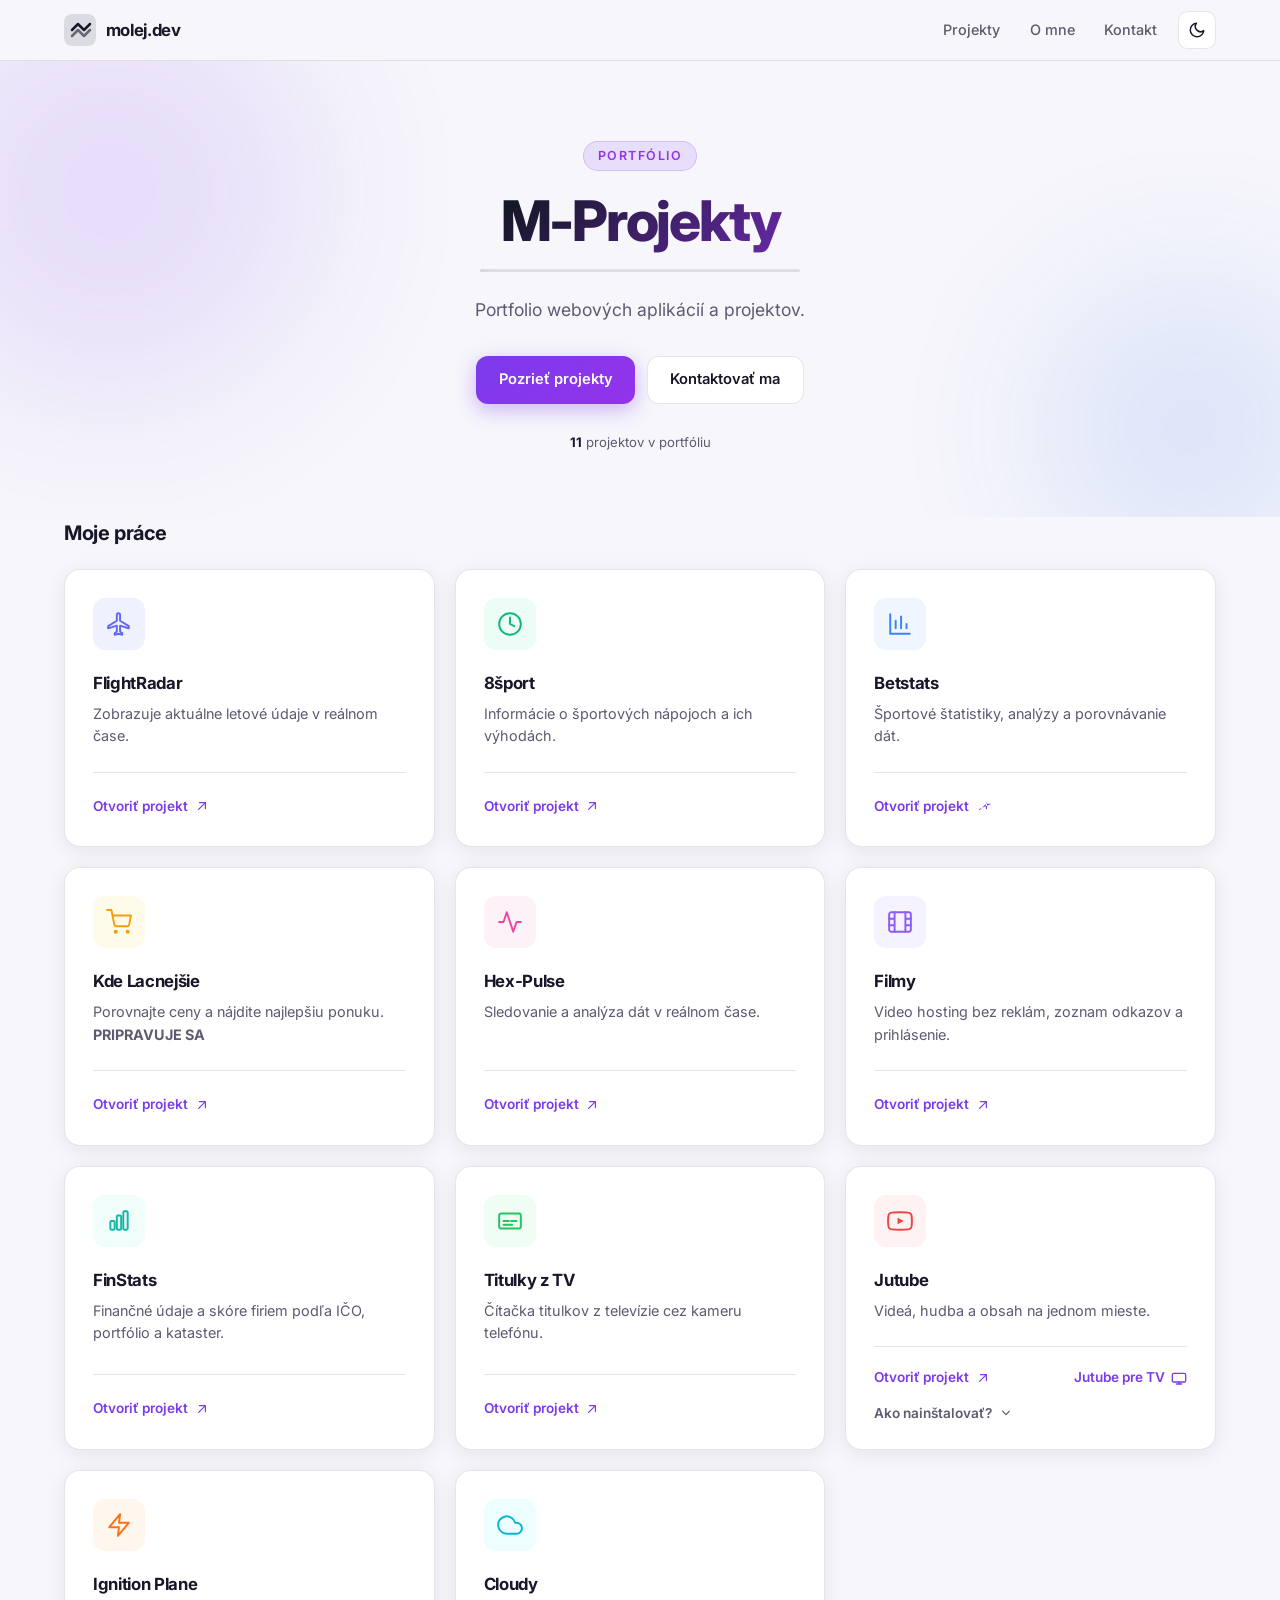
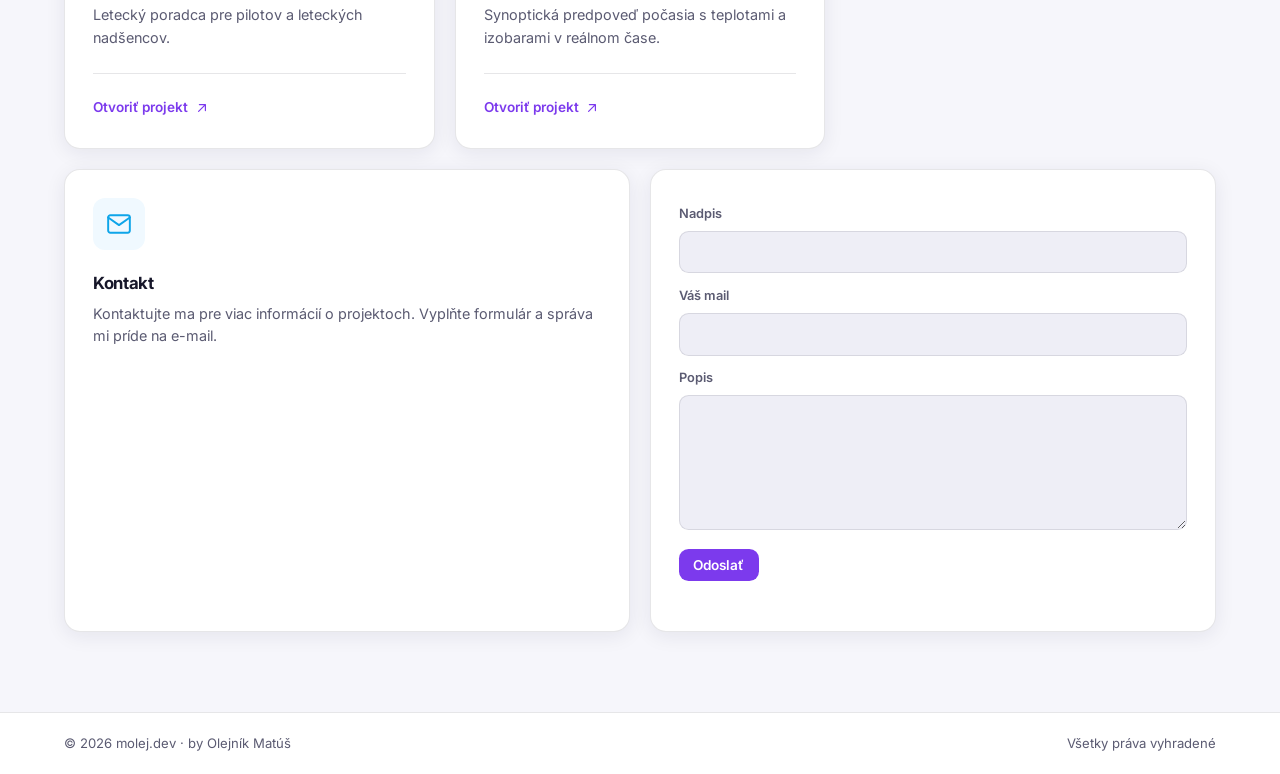
<file: index.html>
<!DOCTYPE html>
<html lang="sk">
<head>
  <meta charset="UTF-8">
  <meta name="viewport" content="width=device-width, initial-scale=1">
  <title>Projekty | molej.dev</title>
  <meta name="description" content="Zbierka webových aplikácií a projektov – letecké dáta, počasie, porovnávanie cien a ďalšie.">
  <meta name="theme-color" content="#0f0f13">
  <script src="theme.js"></script>
  <link rel="icon" type="image/svg+xml" href="favicon.svg">
  <link rel="stylesheet" href="style.css">
  <link rel="preconnect" href="https://fonts.googleapis.com">
  <link href="https://fonts.googleapis.com/css2?family=Inter:wght@400;500;600;700;800&display=swap" rel="stylesheet">
</head>
<body>

  <!-- Hero / Header -->
  <header>
    <div class="header-inner">
      <a class="header-logo" href="#top" aria-label="molej.dev – domov">
        <svg width="32" height="32" viewBox="0 0 32 32" fill="none" xmlns="http://www.w3.org/2000/svg">
          <rect width="32" height="32" rx="8" fill="white" fill-opacity="0.15"/>
          <path d="M8 16L14 10L20 16L26 10" stroke="white" stroke-width="2.5" stroke-linecap="round" stroke-linejoin="round"/>
          <path d="M8 22L14 16L20 22L26 16" stroke="white" stroke-width="2.5" stroke-linecap="round" stroke-linejoin="round" opacity="0.6"/>
        </svg>
        <span>molej.dev</span>
      </a>
      <div class="header-right">
        <nav class="header-nav" aria-label="Hlavná navigácia">
          <a href="#projekty">Projekty</a>
          <a href="o-mne.html">O mne</a>
          <a href="#kontakt">Kontakt</a>
        </nav>
        <button type="button" class="theme-toggle" id="theme-toggle" aria-label="Prepnúť svetlý/tmavý režim" title="Prepnúť svetlý/tmavý režim">
          <svg class="icon-sun" viewBox="0 0 24 24" fill="none" stroke="currentColor" stroke-width="2" stroke-linecap="round" stroke-linejoin="round">
            <circle cx="12" cy="12" r="4"/>
            <path d="M12 2v2M12 20v2M4.93 4.93l1.41 1.41M17.66 17.66l1.41 1.41M2 12h2M20 12h2M4.93 19.07l1.41-1.41M17.66 6.34l1.41-1.41"/>
          </svg>
          <svg class="icon-moon" viewBox="0 0 24 24" fill="none" stroke="currentColor" stroke-width="2" stroke-linecap="round" stroke-linejoin="round">
            <path d="M21 12.8A9 9 0 1 1 11.2 3a7 7 0 0 0 9.8 9.8z"/>
          </svg>
        </button>
      </div>
    </div>
  </header>

  <!-- Hero -->
  <section class="hero" id="top">
    <div class="hero-inner">
      <p class="hero-label">Portfólio</p>
      <h1 class="hero-title">M-Projekty</h1>
      <div class="pulse-line" aria-hidden="true"></div>
      <p class="hero-sub">Portfolio webových aplikácií a projektov.</p>
      <div class="hero-actions">
        <a class="btn btn-primary" href="#projekty">Pozrieť projekty</a>
        <a class="btn btn-ghost" href="#kontakt">Kontaktovať ma</a>
      </div>
      <p class="hero-stat"><strong id="project-count">7</strong> projektov v portfóliu</p>
    </div>
    <div class="hero-blob blob1"></div>
    <div class="hero-blob blob2"></div>
  </section>

  <!-- Cards -->
  <main id="projekty">
    <div class="container">
      <h2 class="section-title">Moje práce</h2>
      <div class="cards-grid">

       
          <!-- FlightRadar -->
  <a href="https://flightradar8.pages.dev" target="_blank" class="card">
    <div class="card-icon" style="--icon-color: #6366f1; --icon-bg: #eef2ff;">
      <svg viewBox="0 0 24 24" fill="none" stroke="currentColor" stroke-width="1.8" stroke-linecap="round" stroke-linejoin="round">
        <path d="M21 16v-2l-8-5V3.5a1.5 1.5 0 0 0-3 0V9l-8 5v2l8-2.5V19l-2 1.5V22l3.5-1 3.5 1v-1.5L13 19v-5.5l8 2.5z"/>
      </svg>
    </div>
    <div class="card-body">
      <h3 class="card-title">FlightRadar</h3>
      <p class="card-desc">Zobrazuje aktuálne letové údaje v reálnom čase.</p>
    </div>
    <div class="card-footer">
      <span class="card-link">Otvoriť projekt
        <svg viewBox="0 0 20 20" fill="currentColor" width="16" height="16">
          <path fill-rule="evenodd" d="M5.22 14.78a.75.75 0 0 0 1.06 0l7.22-7.22v5.69a.75.75 0 0 0 1.5 0v-7.5a.75.75 0 0 0-.75-.75h-7.5a.75.75 0 0 0 0 1.5h5.69L5.22 13.72a.75.75 0 0 0 0 1.06z"/>
        </svg>
      </span>
    </div>
  </a>

  <!-- 8ŠPORT -->
  <a href="https://8sport.pages.dev" target="_blank" class="card">
    <div class="card-icon" style="--icon-color: #10b981; --icon-bg: #ecfdf5;">
      <svg viewBox="0 0 24 24" fill="none" stroke="currentColor" stroke-width="1.8" stroke-linecap="round" stroke-linejoin="round">
        <path d="M12 2C6.48 2 2 6.48 2 12s4.48 10 10 10 10-4.48 10-10S17.52 2 12 2z"/>
        <path d="M12 6v6l4 2"/>
      </svg>
    </div>
    <div class="card-body">
      <h3 class="card-title">8šport</h3>
      <p class="card-desc">Informácie o športových nápojoch a ich výhodách.</p>
    </div>
    <div class="card-footer">
      <span class="card-link">Otvoriť projekt
        <svg viewBox="0 0 20 20" fill="currentColor" width="16" height="16">
          <path fill-rule="evenodd" d="M5.22 14.78a.75.75 0 0 0 1.06 0l7.22-7.22v5.69a.75.75 0 0 0 1.5 0v-7.5a.75.75 0 0 0-.75-.75h-7.5a.75.75 0 0 0 0 1.5h5.69L5.22 13.72a.75.75 0 0 0 0 1.06z"/>
        </svg>
      </span>
    </div>
  </a>

  <!-- BETSTATS -->
  <a href="https://betstats8.pages.dev" target="_blank" class="card">
    <div class="card-icon" style="--icon-color: #3b82f6; --icon-bg: #eff6ff;">
      <svg viewBox="0 0 24 24" fill="none" stroke="currentColor" stroke-width="1.8" stroke-linecap="round" stroke-linejoin="round">
        <path d="M3 3v18h18"/>
        <path d="M8 16V9"/>
        <path d="M13 16V5"/>
        <path d="M18 16v-4"/>
      </svg>
    </div>
    <div class="card-body">
      <h3 class="card-title">Betstats</h3>
      <p class="card-desc">Športové štatistiky, analýzy a porovnávanie dát.</p>
    </div>
    <div class="card-footer">
      <span class="card-link">Otvoriť projekt
        <svg viewBox="0 0 20 20" fill="currentColor" width="16" height="16">
          <path fill-rule="evenodd" d="M5.22 14.78a.75.75 0 0 0 1.06 0l7.22-7.22v5.69a.75.75 0 0 0 1.5 0v-7.5a.75.75 0 0 0 0 1.5h5.69L5.22 13.72a.75.75 0 0 0 0 1.06z"/>
        </svg>
      </span>
    </div>
  </a>

  <!-- KDE LACNEJSIE -->

        <!-- KDE LACNEJSIE -->
        <a href="https://porovnajto.pages.dev" target="_blank" class="card">
          <div class="card-icon" style="--icon-color: #f59e0b; --icon-bg: #fffbeb;">
            <svg viewBox="0 0 24 24" fill="none" stroke="currentColor" stroke-width="1.8" stroke-linecap="round" stroke-linejoin="round">
              <circle cx="9" cy="21" r="1"/><circle cx="20" cy="21" r="1"/>
              <path d="M1 1h4l2.68 13.39a2 2 0 0 0 2 1.61h9.72a2 2 0 0 0 2-1.61L23 6H6"/>
            </svg>
          </div>
          <div class="card-body">
            <h3 class="card-title">Kde Lacnejšie</h3>
            <p class="card-desc">Porovnajte ceny a nájdite najlepšiu ponuku. <strong>PRIPRAVUJE SA</strong></p>
          </div>
          <div class="card-footer">
            <span class="card-link">Otvoriť projekt
              <svg viewBox="0 0 20 20" fill="currentColor" width="16" height="16">
                <path fill-rule="evenodd" d="M5.22 14.78a.75.75 0 0 0 1.06 0l7.22-7.22v5.69a.75.75 0 0 0 1.5 0v-7.5a.75.75 0 0 0-.75-.75h-7.5a.75.75 0 0 0 0 1.5h5.69L5.22 13.72a.75.75 0 0 0 0 1.06z"/>
              </svg>
            </span>
          </div>
        </a>

        <!-- HEX-PULSE -->
        <a href="https://hexpulse.pages.dev" target="_blank" class="card">
          <div class="card-icon" style="--icon-color: #ec4899; --icon-bg: #fdf2f8;">
            <svg viewBox="0 0 24 24" fill="none" stroke="currentColor" stroke-width="1.8" stroke-linecap="round" stroke-linejoin="round">
              <polyline points="22 12 18 12 15 21 9 3 6 12 2 12"/>
            </svg>
          </div>
          <div class="card-body">
            <h3 class="card-title">Hex‑Pulse</h3>
            <p class="card-desc">Sledovanie a analýza dát v reálnom čase.</p>
          </div>
          <div class="card-footer">
            <span class="card-link">Otvoriť projekt
              <svg viewBox="0 0 20 20" fill="currentColor" width="16" height="16">
                <path fill-rule="evenodd" d="M5.22 14.78a.75.75 0 0 0 1.06 0l7.22-7.22v5.69a.75.75 0 0 0 1.5 0v-7.5a.75.75 0 0 0-.75-.75h-7.5a.75.75 0 0 0 0 1.5h5.69L5.22 13.72a.75.75 0 0 0 0 1.06z"/>
              </svg>
            </span>
          </div>
        </a>

        <!-- FILMY -->
        <a href="https://filmosu.pages.dev" target="_blank" class="card">
          <div class="card-icon" style="--icon-color: #8b5cf6; --icon-bg: #f5f3ff;">
            <svg viewBox="0 0 24 24" fill="none" stroke="currentColor" stroke-width="1.8" stroke-linecap="round" stroke-linejoin="round">
              <rect x="2" y="3" width="20" height="18" rx="2"/>
              <path d="M7 3v18M17 3v18M2 9h5M2 15h5M17 9h5M17 15h5"/>
            </svg>
          </div>
          <div class="card-body">
            <h3 class="card-title">Filmy</h3>
            <p class="card-desc">Video hosting bez reklám, zoznam odkazov a prihlásenie.</p>
          </div>
          <div class="card-footer">
            <span class="card-link">Otvoriť projekt
              <svg viewBox="0 0 20 20" fill="currentColor" width="16" height="16">
                <path fill-rule="evenodd" d="M5.22 14.78a.75.75 0 0 0 1.06 0l7.22-7.22v5.69a.75.75 0 0 0 1.5 0v-7.5a.75.75 0 0 0-.75-.75h-7.5a.75.75 0 0 0 0 1.5h5.69L5.22 13.72a.75.75 0 0 0 0 1.06z"/>
              </svg>
            </span>
          </div>
        </a>

        <!-- FINSTATS -->
        <a href="https://statsfin.pages.dev/" target="_blank" class="card">
          <div class="card-icon" style="--icon-color: #14b8a6; --icon-bg: #f0fdfa;">
            <svg viewBox="0 0 24 24" fill="none" stroke="currentColor" stroke-width="1.8" stroke-linecap="round" stroke-linejoin="round">
              <rect x="4" y="12" width="4" height="8" rx="1"/><rect x="10" y="7" width="4" height="13" rx="1"/><rect x="16" y="3" width="4" height="17" rx="1"/>
            </svg>
          </div>
          <div class="card-body">
            <h3 class="card-title">FinStats</h3>
            <p class="card-desc">Finančné údaje a skóre firiem podľa IČO, portfólio a kataster.</p>
          </div>
          <div class="card-footer">
            <span class="card-link">Otvoriť projekt
              <svg viewBox="0 0 20 20" fill="currentColor" width="16" height="16">
                <path fill-rule="evenodd" d="M5.22 14.78a.75.75 0 0 0 1.06 0l7.22-7.22v5.69a.75.75 0 0 0 1.5 0v-7.5a.75.75 0 0 0-.75-.75h-7.5a.75.75 0 0 0 0 1.5h5.69L5.22 13.72a.75.75 0 0 0 0 1.06z"/>
              </svg>
            </span>
          </div>
        </a>

        <!-- TITULKY -->
        <a href="https://titulkys.pages.dev/" target="_blank" class="card">
          <div class="card-icon" style="--icon-color: #22c55e; --icon-bg: #f0fdf4;">
            <svg viewBox="0 0 24 24" fill="none" stroke="currentColor" stroke-width="1.8" stroke-linecap="round" stroke-linejoin="round">
              <rect x="2" y="5" width="20" height="14" rx="2"/>
              <path d="M6 12h5M13 12h5M6 15.5h8"/>
            </svg>
          </div>
          <div class="card-body">
            <h3 class="card-title">Titulky z TV</h3>
            <p class="card-desc">Čítačka titulkov z televízie cez kameru telefónu.</p>
          </div>
          <div class="card-footer">
            <span class="card-link">Otvoriť projekt
              <svg viewBox="0 0 20 20" fill="currentColor" width="16" height="16">
                <path fill-rule="evenodd" d="M5.22 14.78a.75.75 0 0 0 1.06 0l7.22-7.22v5.69a.75.75 0 0 0 1.5 0v-7.5a.75.75 0 0 0-.75-.75h-7.5a.75.75 0 0 0 0 1.5h5.69L5.22 13.72a.75.75 0 0 0 0 1.06z"/>
              </svg>
            </span>
          </div>
        </a>

        <!-- JUTUBE -->
        <div class="card">
          <div class="card-icon" style="--icon-color: #ef4444; --icon-bg: #fef2f2;">
            <svg viewBox="0 0 24 24" fill="none" stroke="currentColor" stroke-width="1.8" stroke-linecap="round" stroke-linejoin="round">
              <path d="M22.54 6.42a2.78 2.78 0 0 0-1.95-1.96C18.88 4 12 4 12 4s-6.88 0-8.59.46A2.78 2.78 0 0 0 1.46 6.42 29 29 0 0 0 1 12a29 29 0 0 0 .46 5.58 2.78 2.78 0 0 0 1.95 1.96C5.12 20 12 20 12 20s6.88 0 8.59-.46a2.78 2.78 0 0 0 1.95-1.96A29 29 0 0 0 23 12a29 29 0 0 0-.46-5.58z"/>
              <polygon points="9.75 15.02 15.5 12 9.75 8.98 9.75 15.02" fill="currentColor" stroke="none"/>
            </svg>
          </div>
          <div class="card-body">
            <h3 class="card-title">Jutube</h3>
            <p class="card-desc">Videá, hudba a obsah na jednom mieste.</p>
          </div>
          <div class="card-footer card-footer-split">
            <a class="card-link" href="https://www.youtube.com/robots.txt#" target="_blank">Otvoriť projekt
              <svg viewBox="0 0 20 20" fill="currentColor" width="16" height="16">
                <path fill-rule="evenodd" d="M5.22 14.78a.75.75 0 0 0 1.06 0l7.22-7.22v5.69a.75.75 0 0 0 1.5 0v-7.5a.75.75 0 0 0-.75-.75h-7.5a.75.75 0 0 0 0 1.5h5.69L5.22 13.72a.75.75 0 0 0 0 1.06z"/>
              </svg>
            </a>
            <a class="card-link" href="https://jutube8.pages.dev/" target="_blank" rel="noopener">Jutube pre TV
              <svg viewBox="0 0 24 24" fill="none" stroke="currentColor" stroke-width="2" stroke-linecap="round" stroke-linejoin="round" width="16" height="16">
                <rect x="2" y="5" width="20" height="13" rx="2"/><path d="M8 21h8M12 18v3"/>
              </svg>
            </a>
            <button type="button" class="card-link card-toggle" aria-expanded="false" aria-controls="jutube-install">Ako nainštalovať?
              <svg class="chevron" viewBox="0 0 20 20" fill="currentColor" width="16" height="16">
                <path fill-rule="evenodd" d="M5.22 7.22a.75.75 0 0 1 1.06 0L10 10.94l3.72-3.72a.75.75 0 1 1 1.06 1.06l-4.25 4.25a.75.75 0 0 1-1.06 0L5.22 8.28a.75.75 0 0 1 0-1.06z"/>
              </svg>
            </button>
          </div>
          <div class="card-details" id="jutube-install">
            <div class="card-details-inner">
              <ol class="install-steps">
                <li>Nainštaluj do prehliadača<strong>Tampermonkey</strong> (alebo Violentmonkey).</li>
                <li>Stiahni súbor <strong>jutube.user.js</strong> tlačidlom nižšie.</li>
                <li>Otvor stiahnutý súbor v prehliadači (alebo ho presuň do okna prehliadača) a klikni na <strong>Inštalovať</strong>.</li>
                <li>Otvor <strong>youtube.com/robots.txt</strong> – tam sa Jutube spustí.</li>
              </ol>
             
<div class="download-form">
  <input
    type="email"
    id="jutube-email"
    placeholder="Zadaj svoj e-mail"
    required
  >

  <label>
    <input type="checkbox" id="jutube-privacy">
    Súhlasím so spracovaním e-mailu na evidenciu stiahnutia.
  </label>

  <button
    type="button"
    class="download-btn"
    onclick="downloadJutube()"
  >
    Poslať odkaz na stiahnutie
  </button>

  <p id="download-message"></p>
</div>

<script>
async function downloadJutube() {
  const email = document.getElementById("jutube-email").value.trim();
  const privacy = document.getElementById("jutube-privacy").checked;
  const message = document.getElementById("download-message");

  if (!/^[^\s@]+@[^\s@]+\.[^\s@]+$/.test(email)) {
    message.textContent = "Zadaj platnú e-mailovú adresu.";
    return;
  }

  if (!privacy) {
    message.textContent = "Potvrď informáciu o spracovaní e-mailu.";
    return;
  }

  message.textContent = "Spracovávam požiadavku...";

  try {
    const res = await fetch("/api/signup", {
      method: "POST",
      body: new URLSearchParams({ email })
    });
    if (!res.ok) throw new Error("signup");

    const mail = await fetch("https://api.emailjs.com/api/v1.0/email/send", {
      method: "POST",
      headers: { "Content-Type": "application/json" },
      body: JSON.stringify({
        service_id: "service_tkr1t99",
        template_id: "template_9mmw0th",
        user_id: "z7lanO8JpI0hW5v_c",
        template_params: {
          email,
          link: new URL("downloads/jutube.user.js", location.href).href
        }
      })
    });
    if (!mail.ok) throw new Error("mail");

    message.textContent = "Odkaz na stiahnutie sme poslali na " + email + ". Ak ho nevidíš, pozri aj do spamu.";
  } catch (error) {
    message.textContent = "Chyba pri odosielaní. Skús znova.";
  }
}
</script>

            </div>
          </div>
        </div>

        <!-- Ignition -->
        <a href="https://ignition8.pages.dev/" target="_blank" class="card">
          <div class="card-icon" style="--icon-color: #f97316; --icon-bg: #fff7ed;">
            <svg viewBox="0 0 24 24" fill="none" stroke="currentColor" stroke-width="1.8" stroke-linecap="round" stroke-linejoin="round">
              <path d="M13 2L3 14h9l-1 8 10-12h-9l1-8z"/>
            </svg>
          </div>
          <div class="card-body">
            <h3 class="card-title">Ignition Plane</h3>
            <p class="card-desc">Letecký poradca pre pilotov a leteckých nadšencov.</p>
          </div>
          <div class="card-footer">
            <span class="card-link">Otvoriť projekt
              <svg viewBox="0 0 20 20" fill="currentColor" width="16" height="16">
                <path fill-rule="evenodd" d="M5.22 14.78a.75.75 0 0 0 1.06 0l7.22-7.22v5.69a.75.75 0 0 0 1.5 0v-7.5a.75.75 0 0 0-.75-.75h-7.5a.75.75 0 0 0 0 1.5h5.69L5.22 13.72a.75.75 0 0 0 0 1.06z"/>
              </svg>
            </span>
          </div>
        </a>

        <!-- Cloudy / Synoptik -->
        <a href="https://cloudy8.pages.dev/#m=icon_eu&r=latest&l=temperature&lv=sfc&o=isobars&v=19.60,48.70,5.40" target="_blank" class="card">
          <div class="card-icon" style="--icon-color: #06b6d4; --icon-bg: #ecfeff;">
            <svg viewBox="0 0 24 24" fill="none" stroke="currentColor" stroke-width="1.8" stroke-linecap="round" stroke-linejoin="round">
              <path d="M18 10h-1.26A8 8 0 1 0 9 20h9a5 5 0 0 0 0-10z"/>
            </svg>
          </div>
          <div class="card-body">
            <h3 class="card-title">Cloudy</h3>
            <p class="card-desc">Synoptická predpoveď počasia s teplotami a izobarami v reálnom čase.</p>
          </div>
          <div class="card-footer">
            <span class="card-link">Otvoriť projekt
              <svg viewBox="0 0 20 20" fill="currentColor" width="16" height="16">
                <path fill-rule="evenodd" d="M5.22 14.78a.75.75 0 0 0 1.06 0l7.22-7.22v5.69a.75.75 0 0 0 1.5 0v-7.5a.75.75 0 0 0-.75-.75h-7.5a.75.75 0 0 0 0 1.5h5.69L5.22 13.72a.75.75 0 0 0 0 1.06z"/>
              </svg>
            </span>
          </div>
        </a>

      </div>

      <!-- Kontakt: dve bunky úplne dole -->
      <div class="contact-row" id="kontakt">
        <div class="card contact-cell">
          <div class="card-icon" style="--icon-color: #0ea5e9; --icon-bg: #f0f9ff;">
            <svg viewBox="0 0 24 24" fill="none" stroke="currentColor" stroke-width="1.8" stroke-linecap="round" stroke-linejoin="round">
              <path d="M4 4h16c1.1 0 2 .9 2 2v12c0 1.1-.9 2-2 2H4c-1.1 0-2-.9-2-2V6c0-1.1.9-2 2-2z"/>
              <polyline points="22,6 12,13 2,6"/>
            </svg>
          </div>
          <div class="card-body">
            <h3 class="card-title">Kontakt</h3>
            <p class="card-desc">Kontaktujte ma pre viac informácií o projektoch. Vyplňte formulár a správa mi príde na e-mail.</p>
          </div>
        </div>
        <div class="card contact-cell">
          <form class="contact-form" id="contact-form" novalidate>
                <input type="hidden" name="access_key" value="a6ec486e-5a79-43e6-9452-b9ced9981c2b">
                <input type="hidden" name="from_name" value="molej.dev kontaktný formulár">
                <input type="checkbox" name="botcheck" class="hp" tabindex="-1" autocomplete="off">

                <label for="cf-subject">Nadpis</label>
                <input type="text" id="cf-subject" name="subject" required maxlength="150">

                <label for="cf-email">Váš mail</label>
                <input type="email" id="cf-email" name="email" required maxlength="150">

                <label for="cf-message">Popis</label>
                <textarea id="cf-message" name="message" rows="5" required maxlength="3000"></textarea>

                <button type="submit" class="download-btn contact-submit">Odoslať</button>
                <p class="form-status" id="contact-status" role="status" aria-live="polite"></p>
              </form>
        </div>
      </div>
    </div>
  </main>

  <!-- Footer -->
  <footer>
    <div class="container footer-inner">
      <span>© 2026 molej.dev · by Olejník Matúš</span>
      <span>Všetky práva vyhradené</span>
    </div>
  </footer>

  <script>
    // Jemné naklonenie odkazových kariet podľa polohy myši
    var maxTilt = 6;
    document.querySelectorAll('a.card').forEach(function (card) {
      function tilt(e) {
        var r = card.getBoundingClientRect();
        var x = (e.clientX - r.left) / r.width - 0.5;
        var y = (e.clientY - r.top) / r.height - 0.5;
        card.style.setProperty('--ry', (x * 2 * maxTilt).toFixed(2) + 'deg');
        card.style.setProperty('--rx', (-y * 2 * maxTilt).toFixed(2) + 'deg');
      }
      function reset() {
        card.style.removeProperty('--rx');
        card.style.removeProperty('--ry');
      }
      // Myš: sleduje pohyb. Dotyk: naklonenie len počas stlačenia (pri skrolovaní sa zruší).
      card.addEventListener('pointermove', function (e) {
        if (e.pointerType === 'mouse') tilt(e);
      });
      card.addEventListener('pointerdown', function (e) {
        if (e.pointerType !== 'mouse') tilt(e);
      });
      ['pointerleave', 'pointerup', 'pointercancel'].forEach(function (ev) {
        card.addEventListener(ev, reset);
      });
    });

    var projectCards = document.querySelectorAll('.cards-grid .card:not(#kontakt)').length;
    document.getElementById('project-count').textContent = projectCards;

    document.querySelectorAll('.card-toggle').forEach(function (btn) {
      btn.addEventListener('click', function () {
        var open = btn.getAttribute('aria-expanded') === 'true';
        btn.setAttribute('aria-expanded', String(!open));
        document.getElementById(btn.getAttribute('aria-controls')).classList.toggle('open', !open);
      });
    });

    var form = document.getElementById('contact-form');
    var statusEl = document.getElementById('contact-status');
    form.addEventListener('submit', function (e) {
      e.preventDefault();
      statusEl.className = 'form-status';
      if (!form.checkValidity()) {
        statusEl.textContent = 'Vyplňte prosím všetky polia správne.';
        statusEl.classList.add('error');
        return;
      }
      var btn = form.querySelector('.contact-submit');
      btn.disabled = true;
      statusEl.textContent = 'Odosielam…';
      fetch('https://api.web3forms.com/submit', {
        method: 'POST',
        headers: { 'Content-Type': 'application/json', 'Accept': 'application/json' },
        body: JSON.stringify(Object.fromEntries(new FormData(form)))
      })
        .then(function (r) { return r.json(); })
        .then(function (data) {
          if (!data.success) throw new Error(data.message);
          form.reset();
          statusEl.textContent = 'Ďakujem, správa bola odoslaná.';
          statusEl.classList.add('ok');
        })
        .catch(function () {
          statusEl.textContent = 'Odoslanie sa nepodarilo. Skúste to prosím neskôr.';
          statusEl.classList.add('error');
        })
        .then(function () { btn.disabled = false; });
    });
  </script>

</body>
</html>
</file>
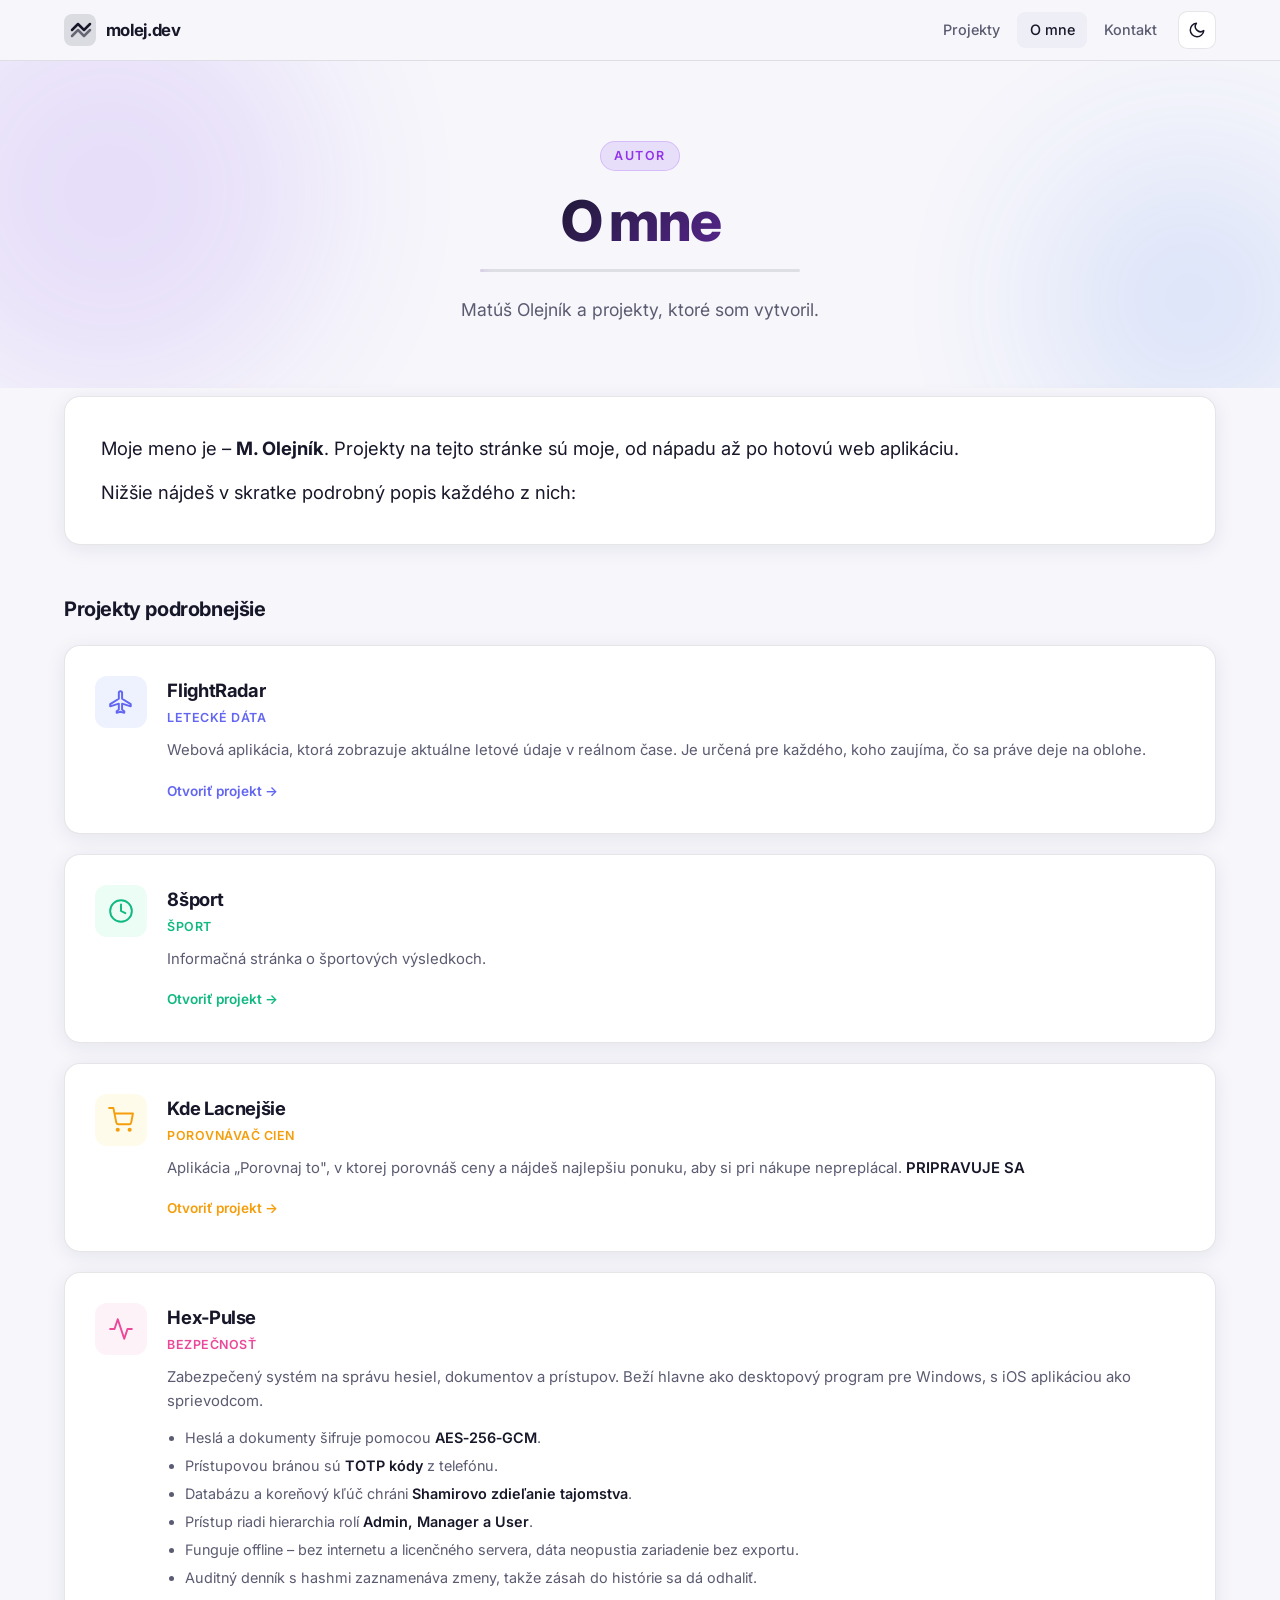
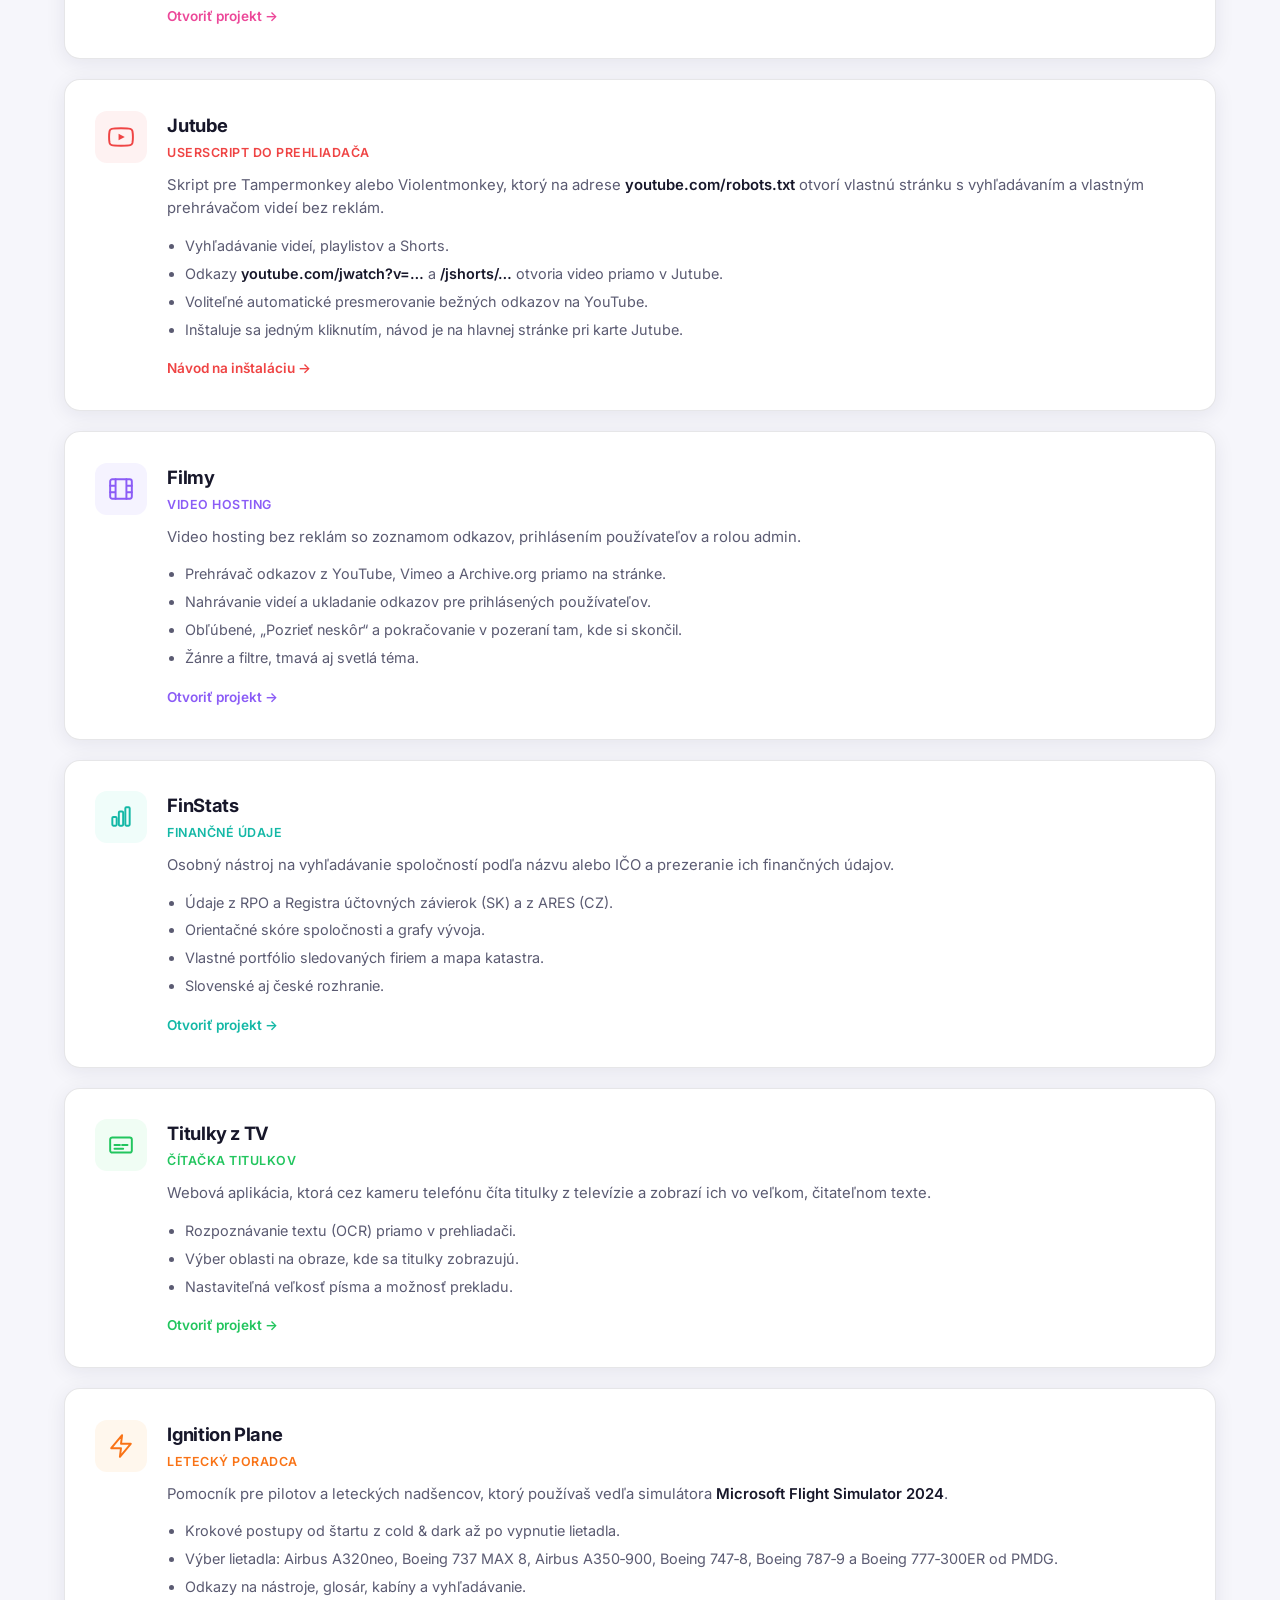
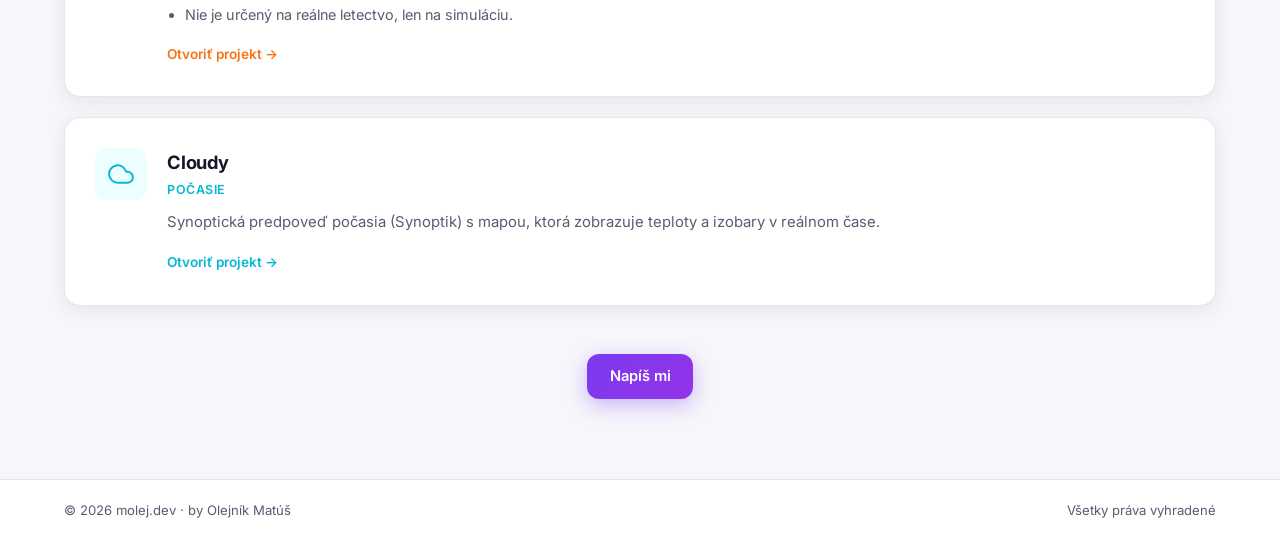
<file: o-mne.html>
<!DOCTYPE html>
<html lang="sk">
<head>
  <meta charset="UTF-8">
  <meta name="viewport" content="width=device-width, initial-scale=1">
  <title>O mne | molej.dev</title>
  <meta name="description" content="Matúš Olejník – autor všetkých projektov na molej.dev. Podrobný popis každého projektu.">
  <meta name="theme-color" content="#0f0f13">
  <script src="theme.js"></script>
  <link rel="icon" type="image/svg+xml" href="favicon.svg">
  <link rel="stylesheet" href="style.css">
  <link rel="preconnect" href="https://fonts.googleapis.com">
  <link href="https://fonts.googleapis.com/css2?family=Inter:wght@400;500;600;700;800&display=swap" rel="stylesheet">
</head>
<body class="about-page">

  <header>
    <div class="header-inner">
      <a class="header-logo" href="index.html" aria-label="molej.dev – domov">
        <svg width="32" height="32" viewBox="0 0 32 32" fill="none" xmlns="http://www.w3.org/2000/svg">
          <rect width="32" height="32" rx="8" fill="white" fill-opacity="0.15"/>
          <path d="M8 16L14 10L20 16L26 10" stroke="white" stroke-width="2.5" stroke-linecap="round" stroke-linejoin="round"/>
          <path d="M8 22L14 16L20 22L26 16" stroke="white" stroke-width="2.5" stroke-linecap="round" stroke-linejoin="round" opacity="0.6"/>
        </svg>
        <span>molej.dev</span>
      </a>
      <div class="header-right">
        <nav class="header-nav" aria-label="Hlavná navigácia">
          <a href="index.html#projekty">Projekty</a>
          <a href="o-mne.html" aria-current="page">O mne</a>
          <a href="index.html#kontakt">Kontakt</a>
        </nav>
        <button type="button" class="theme-toggle" id="theme-toggle" aria-label="Prepnúť svetlý/tmavý režim" title="Prepnúť svetlý/tmavý režim">
          <svg class="icon-sun" viewBox="0 0 24 24" fill="none" stroke="currentColor" stroke-width="2" stroke-linecap="round" stroke-linejoin="round">
            <circle cx="12" cy="12" r="4"/>
            <path d="M12 2v2M12 20v2M4.93 4.93l1.41 1.41M17.66 17.66l1.41 1.41M2 12h2M20 12h2M4.93 19.07l1.41-1.41M17.66 6.34l1.41-1.41"/>
          </svg>
          <svg class="icon-moon" viewBox="0 0 24 24" fill="none" stroke="currentColor" stroke-width="2" stroke-linecap="round" stroke-linejoin="round">
            <path d="M21 12.8A9 9 0 1 1 11.2 3a7 7 0 0 0 9.8 9.8z"/>
          </svg>
        </button>
      </div>
    </div>
  </header>

  <section class="hero">
    <div class="hero-inner">
      <p class="hero-label">Autor</p>
      <h1 class="hero-title">O mne</h1>
      <div class="pulse-line" aria-hidden="true"></div>
      <p class="hero-sub">Matúš Olejník a projekty, ktoré som vytvoril.</p>
    </div>
    <div class="hero-blob blob1"></div>
    <div class="hero-blob blob2"></div>
  </section>

  <main>
    <div class="container">

      <div class="about-box">
        <p class="about-lead">Moje meno je – <strong>M. Olejník</strong>. Projekty na tejto stránke sú moje, od nápadu až po hotovú web aplikáciu.</p>
        <p class="about-lead">Nižšie nájdeš v skratke podrobný popis každého z nich:</p>
      </div>

      <h2 class="section-title">Projekty podrobnejšie</h2>

      <div class="detail-list">

        <!-- FlightRadar -->
        <article class="detail" id="flightradar" style="--icon-color: #6366f1;">
          <div class="card-icon" style="--icon-color: #6366f1; --icon-bg: #eef2ff;">
            <svg viewBox="0 0 24 24" fill="none" stroke="currentColor" stroke-width="1.8" stroke-linecap="round" stroke-linejoin="round">
              <path d="M21 16v-2l-8-5V3.5a1.5 1.5 0 0 0-3 0V9l-8 5v2l8-2.5V19l-2 1.5V22l3.5-1 3.5 1v-1.5L13 19v-5.5l8 2.5z"/>
            </svg>
          </div>
          <div>
            <h3>FlightRadar</h3>
            <span class="detail-tag">Letecké dáta</span>
            <p>Webová aplikácia, ktorá zobrazuje aktuálne letové údaje v reálnom čase. Je určená pre každého, koho zaujíma, čo sa práve deje na oblohe.</p>
            <div class="detail-links">
              <a class="card-link" href="https://flightradar8.pages.dev" target="_blank" rel="noopener">Otvoriť projekt →</a>
            </div>
          </div>
        </article>

        <!-- 8šport -->
        <article class="detail" id="8sport" style="--icon-color: #10b981;">
          <div class="card-icon" style="--icon-color: #10b981; --icon-bg: #ecfdf5;">
            <svg viewBox="0 0 24 24" fill="none" stroke="currentColor" stroke-width="1.8" stroke-linecap="round" stroke-linejoin="round">
              <path d="M12 2C6.48 2 2 6.48 2 12s4.48 10 10 10 10-4.48 10-10S17.52 2 12 2z"/>
              <path d="M12 6v6l4 2"/>
            </svg>
          </div>
          <div>
            <h3>8šport</h3>
            <span class="detail-tag">Šport</span>
            <p>Informačná stránka o športových výsledkoch.</p>
            <div class="detail-links">
              <a class="card-link" href="https://olejsport.pages.dev" target="_blank" rel="noopener">Otvoriť projekt →</a>
            </div>
          </div>
        </article>

        <!-- Kde Lacnejšie -->
        <article class="detail" id="kde-lacnejsie" style="--icon-color: #f59e0b;">
          <div class="card-icon" style="--icon-color: #f59e0b; --icon-bg: #fffbeb;">
            <svg viewBox="0 0 24 24" fill="none" stroke="currentColor" stroke-width="1.8" stroke-linecap="round" stroke-linejoin="round">
              <circle cx="9" cy="21" r="1"/><circle cx="20" cy="21" r="1"/>
              <path d="M1 1h4l2.68 13.39a2 2 0 0 0 2 1.61h9.72a2 2 0 0 0 2-1.61L23 6H6"/>
            </svg>
          </div>
          <div>
            <h3>Kde Lacnejšie</h3>
            <span class="detail-tag">Porovnávač cien</span>
            <p>Aplikácia „Porovnaj to", v ktorej porovnáš ceny a nájdeš najlepšiu ponuku, aby si pri nákupe nepreplácal. <strong>PRIPRAVUJE SA</strong></p>
            <div class="detail-links">
              <a class="card-link" href="https://porovnajto.pages.dev" target="_blank" rel="noopener">Otvoriť projekt →</a>
            </div>
          </div>
        </article>

        <!-- Hex-Pulse -->
        <article class="detail" id="hex-pulse" style="--icon-color: #ec4899;">
          <div class="card-icon" style="--icon-color: #ec4899; --icon-bg: #fdf2f8;">
            <svg viewBox="0 0 24 24" fill="none" stroke="currentColor" stroke-width="1.8" stroke-linecap="round" stroke-linejoin="round">
              <polyline points="22 12 18 12 15 21 9 3 6 12 2 12"/>
            </svg>
          </div>
          <div>
            <h3>Hex‑Pulse</h3>
            <span class="detail-tag">Bezpečnosť</span>
            <p>Zabezpečený systém na správu hesiel, dokumentov a prístupov. Beží hlavne ako desktopový program pre Windows, s iOS aplikáciou ako sprievodcom.</p>
            <ul>
              <li>Heslá a dokumenty šifruje pomocou <strong>AES‑256‑GCM</strong>.</li>
              <li>Prístupovou bránou sú <strong>TOTP kódy</strong> z telefónu.</li>
              <li>Databázu a koreňový kľúč chráni <strong>Shamirovo zdieľanie tajomstva</strong>.</li>
              <li>Prístup riadi hierarchia rolí <strong>Admin, Manager a User</strong>.</li>
              <li>Funguje offline – bez internetu a licenčného servera, dáta neopustia zariadenie bez exportu.</li>
              <li>Auditný denník s hashmi zaznamenáva zmeny, takže zásah do histórie sa dá odhaliť.</li>
            </ul>
            <div class="detail-links">
              <a class="card-link" href="https://hexpulse.pages.dev" target="_blank" rel="noopener">Otvoriť projekt →</a>
            </div>
          </div>
        </article>

        <!-- Jutube -->
        <article class="detail" id="jutube" style="--icon-color: #ef4444;">
          <div class="card-icon" style="--icon-color: #ef4444; --icon-bg: #fef2f2;">
            <svg viewBox="0 0 24 24" fill="none" stroke="currentColor" stroke-width="1.8" stroke-linecap="round" stroke-linejoin="round">
              <path d="M22.54 6.42a2.78 2.78 0 0 0-1.95-1.96C18.88 4 12 4 12 4s-6.88 0-8.59.46A2.78 2.78 0 0 0 1.46 6.42 29 29 0 0 0 1 12a29 29 0 0 0 .46 5.58 2.78 2.78 0 0 0 1.95 1.96C5.12 20 12 20 12 20s6.88 0 8.59-.46a2.78 2.78 0 0 0 1.95-1.96A29 29 0 0 0 23 12a29 29 0 0 0-.46-5.58z"/>
              <polygon points="9.75 15.02 15.5 12 9.75 8.98 9.75 15.02" fill="currentColor" stroke="none"/>
            </svg>
          </div>
          <div>
            <h3>Jutube</h3>
            <span class="detail-tag">Userscript do prehliadača</span>
            <p>Skript pre Tampermonkey alebo Violentmonkey, ktorý na adrese <strong>youtube.com/robots.txt</strong> otvorí vlastnú stránku s vyhľadávaním a vlastným prehrávačom videí bez reklám.</p>
            <ul>
              <li>Vyhľadávanie videí, playlistov a Shorts.</li>
              <li>Odkazy <strong>youtube.com/jwatch?v=…</strong> a <strong>/jshorts/…</strong> otvoria video priamo v Jutube.</li>
              <li>Voliteľné automatické presmerovanie bežných odkazov na YouTube.</li>
              <li>Inštaluje sa jedným kliknutím, návod je na hlavnej stránke pri karte Jutube.</li>
            </ul>
            <div class="detail-links">
              <a class="card-link" href="index.html#projekty">Návod na inštaláciu →</a>
              
            </div>
          </div>
        </article>

        <!-- Filmy -->
        <article class="detail" id="filmy" style="--icon-color: #8b5cf6;">
          <div class="card-icon" style="--icon-color: #8b5cf6; --icon-bg: #f5f3ff;">
            <svg viewBox="0 0 24 24" fill="none" stroke="currentColor" stroke-width="1.8" stroke-linecap="round" stroke-linejoin="round">
              <rect x="2" y="3" width="20" height="18" rx="2"/>
              <path d="M7 3v18M17 3v18M2 9h5M2 15h5M17 9h5M17 15h5"/>
            </svg>
          </div>
          <div>
            <h3>Filmy</h3>
            <span class="detail-tag">Video hosting</span>
            <p>Video hosting bez reklám so zoznamom odkazov, prihlásením používateľov a rolou admin.</p>
            <ul>
              <li>Prehrávač odkazov z YouTube, Vimeo a Archive.org priamo na stránke.</li>
              <li>Nahrávanie videí a ukladanie odkazov pre prihlásených používateľov.</li>
              <li>Obľúbené, „Pozrieť neskôr“ a pokračovanie v pozeraní tam, kde si skončil.</li>
              <li>Žánre a filtre, tmavá aj svetlá téma.</li>
            </ul>
            <div class="detail-links">
              <a class="card-link" href="https://filmosu.pages.dev" target="_blank" rel="noopener">Otvoriť projekt →</a>
            </div>
          </div>
        </article>

        <!-- FinStats -->
        <article class="detail" id="finstats" style="--icon-color: #14b8a6;">
          <div class="card-icon" style="--icon-color: #14b8a6; --icon-bg: #f0fdfa;">
            <svg viewBox="0 0 24 24" fill="none" stroke="currentColor" stroke-width="1.8" stroke-linecap="round" stroke-linejoin="round">
              <rect x="4" y="12" width="4" height="8" rx="1"/><rect x="10" y="7" width="4" height="13" rx="1"/><rect x="16" y="3" width="4" height="17" rx="1"/>
            </svg>
          </div>
          <div>
            <h3>FinStats</h3>
            <span class="detail-tag">Finančné údaje</span>
            <p>Osobný nástroj na vyhľadávanie spoločností podľa názvu alebo IČO a prezeranie ich finančných údajov.</p>
            <ul>
              <li>Údaje z RPO a Registra účtovných závierok (SK) a z ARES (CZ).</li>
              <li>Orientačné skóre spoločnosti a grafy vývoja.</li>
              <li>Vlastné portfólio sledovaných firiem a mapa katastra.</li>
              <li>Slovenské aj české rozhranie.</li>
            </ul>
            <div class="detail-links">
              <a class="card-link" href="https://statsfin.pages.dev/" target="_blank" rel="noopener">Otvoriť projekt →</a>
            </div>
          </div>
        </article>

        <!-- Titulky z TV -->
        <article class="detail" id="titulky" style="--icon-color: #22c55e;">
          <div class="card-icon" style="--icon-color: #22c55e; --icon-bg: #f0fdf4;">
            <svg viewBox="0 0 24 24" fill="none" stroke="currentColor" stroke-width="1.8" stroke-linecap="round" stroke-linejoin="round">
              <rect x="2" y="5" width="20" height="14" rx="2"/>
              <path d="M6 12h5M13 12h5M6 15.5h8"/>
            </svg>
          </div>
          <div>
            <h3>Titulky z TV</h3>
            <span class="detail-tag">Čítačka titulkov</span>
            <p>Webová aplikácia, ktorá cez kameru telefónu číta titulky z televízie a zobrazí ich vo veľkom, čitateľnom texte.</p>
            <ul>
              <li>Rozpoznávanie textu (OCR) priamo v prehliadači.</li>
              <li>Výber oblasti na obraze, kde sa titulky zobrazujú.</li>
              <li>Nastaviteľná veľkosť písma a možnosť prekladu.</li>
            </ul>
            <div class="detail-links">
              <a class="card-link" href="https://titulkys.pages.dev/" target="_blank" rel="noopener">Otvoriť projekt →</a>
            </div>
          </div>
        </article>

        <!-- Ignition Plane -->
        <article class="detail" id="ignition-plane" style="--icon-color: #f97316;">
          <div class="card-icon" style="--icon-color: #f97316; --icon-bg: #fff7ed;">
            <svg viewBox="0 0 24 24" fill="none" stroke="currentColor" stroke-width="1.8" stroke-linecap="round" stroke-linejoin="round">
              <path d="M13 2L3 14h9l-1 8 10-12h-9l1-8z"/>
            </svg>
          </div>
          <div>
            <h3>Ignition Plane</h3>
            <span class="detail-tag">Letecký poradca</span>
            <p>Pomocník pre pilotov a leteckých nadšencov, ktorý používaš vedľa simulátora <strong>Microsoft Flight Simulator 2024</strong>.</p>
            <ul>
              <li>Krokové postupy od štartu z cold &amp; dark až po vypnutie lietadla.</li>
              <li>Výber lietadla: Airbus A320neo, Boeing 737 MAX 8, Airbus A350‑900, Boeing 747‑8, Boeing 787‑9 a Boeing 777‑300ER od PMDG.</li>
              <li>Odkazy na nástroje, glosár, kabíny a vyhľadávanie.</li>
              <li>Nie je určený na reálne letectvo, len na simuláciu.</li>
            </ul>
            <div class="detail-links">
              <a class="card-link" href="https://ignition8.pages.dev/" target="_blank" rel="noopener">Otvoriť projekt →</a>
            </div>
          </div>
        </article>

        <!-- Cloudy -->
        <article class="detail" id="cloudy" style="--icon-color: #06b6d4;">
          <div class="card-icon" style="--icon-color: #06b6d4; --icon-bg: #ecfeff;">
            <svg viewBox="0 0 24 24" fill="none" stroke="currentColor" stroke-width="1.8" stroke-linecap="round" stroke-linejoin="round">
              <path d="M18 10h-1.26A8 8 0 1 0 9 20h9a5 5 0 0 0 0-10z"/>
            </svg>
          </div>
          <div>
            <h3>Cloudy</h3>
            <span class="detail-tag">Počasie</span>
            <p>Synoptická predpoveď počasia (Synoptik) s mapou, ktorá zobrazuje teploty a izobary v reálnom čase.</p>
            <div class="detail-links">
              <a class="card-link" href="https://cloudy8.pages.dev/#m=icon_eu&r=latest&l=temperature&lv=sfc&o=isobars&v=19.60,48.70,5.40" target="_blank" rel="noopener">Otvoriť projekt →</a>
            </div>
          </div>
        </article>

      </div>

      <div class="about-cta">
        <a class="btn btn-primary" href="index.html#kontakt">Napíš mi</a>
      </div>

    </div>
  </main>

  <footer>
    <div class="container footer-inner">
      <span>© 2026 molej.dev · by Olejník Matúš</span>
      <span>Všetky práva vyhradené</span>
    </div>
  </footer>

</body>
</html>
</file>
<file: style.css>
/* ================================================
   Global reset & base
   ================================================ */
*, *::before, *::after {
  box-sizing: border-box;
  margin: 0;
  padding: 0;
}

:root {
  --clr-bg: #0f0f13;
  --clr-surface: #18181f;
  --clr-surface-2: #21212b;
  --clr-border: rgba(255,255,255,0.07);
  --clr-text: #f1f1f5;
  --clr-muted: #9090a8;
  --clr-accent: #7c3aed;
  --clr-accent-2: #a855f7;
  --radius: 1rem;
  --shadow-card: 0 4px 24px rgba(0,0,0,0.4);
  --shadow-card-hover: 0 16px 40px rgba(0,0,0,0.5);
  --clr-header-bg: rgba(15, 15, 19, 0.85);
  --clr-border-hover: rgba(255,255,255,0.14);
  --clr-line: rgba(255,255,255,0.1);
  --hero-title-from: #fff;
  --pulse-core: #fff;
  --blob-opacity: 0.18;
  color-scheme: dark;
}

:root[data-theme="light"] {
  --clr-bg: #f6f6fb;
  --clr-surface: #ffffff;
  --clr-surface-2: #eeeef6;
  --clr-border: rgba(15,15,35,0.1);
  --clr-text: #17172a;
  --clr-muted: #5b5b72;
  --clr-accent: #7c3aed;
  --clr-accent-2: #9333ea;
  --shadow-card: 0 4px 20px rgba(30,30,70,0.08);
  --shadow-card-hover: 0 16px 36px rgba(30,30,70,0.16);
  --clr-header-bg: rgba(246, 246, 251, 0.85);
  --clr-border-hover: rgba(15,15,35,0.2);
  --clr-line: rgba(15,15,35,0.1);
  --hero-title-from: #17172a;
  --pulse-core: #c084fc;
  --blob-opacity: 0.12;
  color-scheme: light;
}

html {
  scroll-behavior: smooth;
  scroll-padding-top: 80px;
}

body {
  font-family: 'Inter', system-ui, -apple-system, sans-serif;
  background: var(--clr-bg);
  color: var(--clr-text);
  line-height: 1.6;
  min-height: 100vh;
  display: flex;
  flex-direction: column;
}

.container {
  max-width: 1200px;
  margin: 0 auto;
  padding: 0 1.5rem;
}

/* ================================================
   Header
   ================================================ */
header {
  position: sticky;
  top: 0;
  z-index: 100;
  background: var(--clr-header-bg);
  backdrop-filter: blur(14px);
  border-bottom: 1px solid var(--clr-border);
}

.header-inner {
  max-width: 1200px;
  margin: 0 auto;
  padding: 0 1.5rem;
  height: 60px;
  display: flex;
  align-items: center;
}

.header-logo {
  display: flex;
  align-items: center;
  gap: 0.6rem;
  font-weight: 700;
  font-size: 1.05rem;
  color: var(--clr-text);
  letter-spacing: -0.02em;
  text-decoration: none;
}

.header-inner {
  justify-content: space-between;
  gap: 1rem;
}

.header-logo svg rect { fill: currentColor; fill-opacity: 0.12; }
.header-logo svg path { stroke: currentColor; }

.header-right {
  display: flex;
  align-items: center;
  gap: 0.5rem;
}

.header-nav {
  display: flex;
  gap: 0.25rem;
}

.theme-toggle {
  display: inline-flex;
  align-items: center;
  justify-content: center;
  width: 38px;
  height: 38px;
  background: var(--clr-surface);
  border: 1px solid var(--clr-border);
  border-radius: 0.6rem;
  color: var(--clr-text);
  cursor: pointer;
  transition: background 0.2s ease, border-color 0.2s ease;
}

.theme-toggle:hover {
  background: var(--clr-surface-2);
  border-color: var(--clr-border-hover);
}

.theme-toggle svg { width: 18px; height: 18px; }
.theme-toggle .icon-sun { display: none; }
:root[data-theme="dark"] .theme-toggle .icon-sun,
:root:not([data-theme]) .theme-toggle .icon-sun { display: block; }
:root[data-theme="dark"] .theme-toggle .icon-moon,
:root:not([data-theme]) .theme-toggle .icon-moon { display: none; }

.header-nav a {
  font-size: 0.9rem;
  font-weight: 500;
  color: var(--clr-muted);
  text-decoration: none;
  padding: 0.4rem 0.8rem;
  border-radius: 0.5rem;
  transition: color 0.2s ease, background 0.2s ease;
}

.header-nav a:hover {
  color: var(--clr-text);
  background: var(--clr-surface-2);
}

a:focus-visible,
button:focus-visible {
  outline: 2px solid var(--clr-accent-2);
  outline-offset: 3px;
  border-radius: 0.4rem;
}

/* ================================================
   Hero
   ================================================ */
.hero {
  position: relative;
  overflow: hidden;
  padding: 5rem 1.5rem 4rem;
  text-align: center;
}

.hero-inner {
  position: relative;
  z-index: 1;
  max-width: 640px;
  margin: 0 auto;
}

.hero-label {
  display: inline-block;
  font-size: 0.78rem;
  font-weight: 600;
  letter-spacing: 0.12em;
  text-transform: uppercase;
  color: var(--clr-accent-2);
  background: rgba(124, 58, 237, 0.12);
  border: 1px solid rgba(168, 85, 247, 0.25);
  padding: 0.25rem 0.85rem;
  border-radius: 999px;
  margin-bottom: 1.25rem;
}

.hero-title {
  font-size: clamp(2.2rem, 6vw, 3.5rem);
  font-weight: 800;
  letter-spacing: -0.04em;
  line-height: 1.1;
  background: linear-gradient(135deg, var(--hero-title-from) 30%, var(--clr-accent-2));
  -webkit-background-clip: text;
  -webkit-text-fill-color: transparent;
  background-clip: text;
  margin-bottom: 1rem;
}

.hero-sub {
  font-size: clamp(0.98rem, 2.4vw, 1.1rem);
  color: var(--clr-muted);
  max-width: 480px;
  margin: 0 auto;
}

/* Pulse line under the title: a glow travels left -> right every 3 s */
.pulse-line {
  position: relative;
  width: min(320px, 70%);
  height: 3px;
  margin: 0 auto 1.5rem;
  border-radius: 999px;
  background: var(--clr-line);
  overflow: hidden;
}

.pulse-line::after {
  content: '';
  position: absolute;
  top: 0;
  bottom: 0;
  left: 0;
  width: 35%;
  border-radius: inherit;
  background: linear-gradient(90deg, transparent, var(--clr-accent-2), var(--pulse-core), var(--clr-accent-2), transparent);
  box-shadow: 0 0 12px var(--clr-accent-2);
  transform: translateX(-100%);
  animation: pulse-sweep 3s ease-in-out infinite;
}

@keyframes pulse-sweep {
  0%   { transform: translateX(-100%); }
  45%  { transform: translateX(300%); }
  100% { transform: translateX(300%); }
}

.hero-actions {
  display: flex;
  justify-content: center;
  flex-wrap: wrap;
  gap: 0.75rem;
  margin-top: 2rem;
}

.btn {
  display: inline-flex;
  align-items: center;
  justify-content: center;
  font-size: 0.92rem;
  font-weight: 600;
  text-decoration: none;
  padding: 0.7rem 1.4rem;
  border-radius: 0.75rem;
  transition: transform 0.2s ease, filter 0.2s ease, background 0.2s ease;
}

.btn:hover {
  transform: translateY(-2px);
}

.btn-primary {
  color: #fff;
  background: linear-gradient(135deg, var(--clr-accent), var(--clr-accent-2));
  box-shadow: 0 6px 20px rgba(124, 58, 237, 0.35);
}

.btn-primary:hover {
  filter: brightness(1.1);
}

.btn-ghost {
  color: var(--clr-text);
  background: var(--clr-surface);
  border: 1px solid var(--clr-border);
}

.btn-ghost:hover {
  background: var(--clr-surface-2);
}

.hero-stat {
  margin-top: 1.75rem;
  font-size: 0.82rem;
  color: var(--clr-muted);
}

.hero-stat strong {
  color: var(--clr-text);
  font-weight: 700;
}

.section-title {
  font-size: 1.25rem;
  font-weight: 700;
  letter-spacing: -0.02em;
  margin-bottom: 1.25rem;
}

/* About page */
.header-nav a[aria-current="page"] {
  color: var(--clr-text);
  background: var(--clr-surface-2);
}

.about-box {
  background: var(--clr-surface);
  border: 1px solid var(--clr-border);
  border-radius: var(--radius);
  box-shadow: var(--shadow-card);
  padding: clamp(1.4rem, 4vw, 2.25rem);
  max-width: 820px;
}

.about-lead {
  font-size: clamp(1rem, 2.4vw, 1.15rem);
  line-height: 1.65;
}

.about-lead strong,
.about-list strong {
  color: var(--clr-text);
  font-weight: 700;
}

.about-lead + .about-lead {
  margin-top: 0.9rem;
}

.about-page main {
  padding-top: 0.5rem;
}

.about-page .about-box {
  max-width: none;
  margin-bottom: 3rem;
}

.detail-list {
  display: grid;
  gap: 1.25rem;
}

.detail {
  display: grid;
  grid-template-columns: auto 1fr;
  gap: 1.25rem;
  background: var(--clr-surface);
  border: 1px solid var(--clr-border);
  border-radius: var(--radius);
  box-shadow: var(--shadow-card);
  padding: clamp(1.25rem, 3.5vw, 1.9rem);
  scroll-margin-top: 80px;
}

.detail .card-icon {
  margin-bottom: 0;
}

.detail h3 {
  font-size: 1.15rem;
  font-weight: 700;
  letter-spacing: -0.02em;
  margin-bottom: 0.15rem;
}

.detail-tag {
  display: block;
  font-size: 0.78rem;
  font-weight: 600;
  letter-spacing: 0.04em;
  text-transform: uppercase;
  color: var(--icon-color, var(--clr-accent-2));
  margin-bottom: 0.7rem;
}

.detail p {
  font-size: 0.93rem;
  color: var(--clr-muted);
}

.detail ul {
  margin: 0.8rem 0 0 1.1rem;
  font-size: 0.9rem;
  color: var(--clr-muted);
}

.detail li + li {
  margin-top: 0.3rem;
}

.detail strong {
  color: var(--clr-text);
  font-weight: 600;
}

.detail-links {
  display: flex;
  flex-wrap: wrap;
  gap: 1.1rem;
  margin-top: 1.1rem;
}

.about-cta {
  margin-top: 3rem;
  text-align: center;
}

@media (max-width: 600px) {
  .detail {
    grid-template-columns: 1fr;
    gap: 0.9rem;
  }
}

/* Touch devices: no sticky hover, instead a quick press effect */
@media (hover: none) {
  .card:hover {
    transform: none;
    box-shadow: var(--shadow-card);
    border-color: var(--clr-border);
  }

  .card:hover::before {
    opacity: 0;
  }

  .card:hover .card-link {
    gap: 0.35rem;
  }

  a.card {
    transition: transform 0.15s ease, box-shadow 0.15s ease;
  }

  a.card:active {
    transform: perspective(900px) rotateX(var(--rx, 0deg)) rotateY(var(--ry, 0deg)) scale(0.97);
    box-shadow: 0 2px 10px rgba(0,0,0,0.25);
  }

  a.card:active::before {
    opacity: 0.08;
  }

  .btn:hover {
    transform: none;
  }

  .btn:active,
  .download-btn:active,
  .theme-toggle:active {
    transform: scale(0.96);
  }
}

html {
  -webkit-tap-highlight-color: transparent;
}

a.card,
.card-toggle,
.btn,
.theme-toggle,
.contact-submit {
  touch-action: manipulation;
}

/* Lighter effects on small screens (cheaper to render on phones) */
@media (max-width: 600px) {
  .hero-blob {
    filter: blur(50px);
  }

  header {
    backdrop-filter: blur(8px);
  }
}

@media (prefers-reduced-motion: reduce) {
  html { scroll-behavior: auto; }

  .pulse-line::after {
    animation: none;
    transform: translateX(100%);
  }

  .card, .btn { transition: none; }

  a.card:hover,
  a.card:active {
    transform: translateY(-4px);
  }
}

/* Decorative blobs */
.hero-blob {
  position: absolute;
  border-radius: 50%;
  filter: blur(80px);
  opacity: var(--blob-opacity);
  pointer-events: none;
}

.blob1 {
  width: 420px;
  height: 420px;
  background: var(--clr-accent);
  top: -80px;
  left: -100px;
}

.blob2 {
  width: 300px;
  height: 300px;
  background: #2563eb;
  bottom: -60px;
  right: -60px;
}

/* ================================================
   Cards Grid
   ================================================ */
main {
  flex: 1;
  padding-bottom: 5rem;
}

.cards-grid {
  display: grid;
  grid-template-columns: repeat(auto-fill, minmax(280px, 1fr));
  gap: 1.25rem;
}

/* Card = full <a> tag */
.card {
  display: flex;
  flex-direction: column;
  background: var(--clr-surface);
  border: 1px solid var(--clr-border);
  border-radius: var(--radius);
  padding: 1.75rem;
  text-decoration: none;
  color: inherit;
  transition: transform 0.22s ease, box-shadow 0.22s ease, border-color 0.22s ease;
  box-shadow: var(--shadow-card);
  cursor: pointer;
  position: relative;
  overflow: hidden;
}

.card::before {
  content: '';
  position: absolute;
  inset: 0;
  border-radius: var(--radius);
  background: linear-gradient(135deg, var(--icon-color, #7c3aed) 0%, transparent 60%);
  opacity: 0;
  transition: opacity 0.3s ease;
  pointer-events: none;
}

.card:hover {
  transform: translateY(-4px);
  border-color: var(--clr-border-hover);
  box-shadow: var(--shadow-card-hover);
}

.card:hover::before {
  opacity: 0.06;
}

/* Link cards tilt slightly toward the mouse (--rx/--ry set from JS) */
@media (hover: hover) and (pointer: fine) {
  a.card:hover {
    transform: perspective(900px) rotateX(var(--rx, 0deg)) rotateY(var(--ry, 0deg)) translateY(-4px);
  }
}

/* Icon */
.card-icon {
  width: 52px;
  height: 52px;
  border-radius: 0.75rem;
  background: var(--icon-bg, #eef2ff);
  color: var(--icon-color, #6366f1);
  display: flex;
  align-items: center;
  justify-content: center;
  margin-bottom: 1.25rem;
  flex-shrink: 0;
}

.card-icon svg {
  width: 26px;
  height: 26px;
}

/* Body */
.card-body {
  flex: 1;
}

.card-title {
  font-size: 1.05rem;
  font-weight: 700;
  color: var(--clr-text);
  margin-bottom: 0.4rem;
  letter-spacing: -0.02em;
}

.card-desc {
  font-size: 0.9rem;
  color: var(--clr-muted);
  line-height: 1.55;
}

/* Footer link */
.card-footer {
  margin-top: 1.5rem;
  padding-top: 1.25rem;
  border-top: 1px solid var(--clr-border);
}

.card-link {
  display: inline-flex;
  align-items: center;
  gap: 0.35rem;
  font-size: 0.85rem;
  font-weight: 600;
  color: var(--icon-color, #7c3aed);
  transition: gap 0.2s ease;
}

.card:hover .card-link {
  gap: 0.55rem;
}

/* Card with two actions + expandable details */
.card-footer-split {
  display: flex;
  align-items: center;
  justify-content: space-between;
  gap: 1rem;
  flex-wrap: wrap;
}

a.card-link {
  text-decoration: none;
}

a.card-link:hover {
  gap: 0.55rem;
}

.card-toggle {
  background: none;
  border: none;
  font-family: inherit;
  cursor: pointer;
  color: var(--clr-muted);
  position: relative;
  z-index: 1;
}

.card-toggle:hover {
  color: var(--clr-text);
}

.card-toggle .chevron {
  transition: transform 0.25s ease;
}

.card-toggle[aria-expanded="true"] .chevron {
  transform: rotate(180deg);
}

.card-details {
  display: grid;
  grid-template-rows: 0fr;
  transition: grid-template-rows 0.3s ease;
}

.card-details.open {
  grid-template-rows: 1fr;
}

.card-details-inner {
  overflow: hidden;
  min-height: 0;
}

.install-steps {
  margin: 1.1rem 0 1rem 1.2rem;
  font-size: 0.85rem;
  color: var(--clr-muted);
  line-height: 1.55;
}

.install-steps li + li {
  margin-top: 0.4rem;
}

.install-steps strong {
  color: var(--clr-text);
  font-weight: 600;
}

.download-btn {
  display: inline-flex;
  align-items: center;
  gap: 0.45rem;
  font-size: 0.85rem;
  font-weight: 600;
  color: #fff;
  background: var(--icon-color, var(--clr-accent));
  padding: 0.5rem 0.9rem;
  border-radius: 0.6rem;
  text-decoration: none;
  transition: filter 0.2s ease;
}

.download-btn:hover {
  filter: brightness(1.12);
}

/* Contact row: two cells at the bottom */
.contact-row {
  display: grid;
  grid-template-columns: repeat(2, 1fr);
  gap: 1.25rem;
  margin-top: 1.25rem;
}

.contact-cell {
  cursor: default;
}

.contact-cell .contact-form {
  padding-top: 0;
}

@media (max-width: 700px) {
  .contact-row {
    grid-template-columns: 1fr;
  }
}

/* Contact form */
.contact-form {
  display: flex;
  flex-direction: column;
  gap: 0.4rem;
  padding-top: 1.1rem;
  cursor: default;
}

.contact-form label {
  font-size: 0.8rem;
  font-weight: 600;
  color: var(--clr-muted);
  margin-top: 0.4rem;
}

.contact-form input[type="text"],
.contact-form input[type="email"],
.contact-form textarea {
  width: 100%;
  font: inherit;
  font-size: 0.9rem;
  color: var(--clr-text);
  background: var(--clr-surface-2);
  border: 1px solid var(--clr-border);
  border-radius: 0.6rem;
  padding: 0.55rem 0.75rem;
  resize: vertical;
  position: relative;
  z-index: 1;
}

.contact-form input:focus,
.contact-form textarea:focus {
  outline: none;
  border-color: var(--icon-color, var(--clr-accent));
}

.contact-form .hp {
  position: absolute;
  left: -9999px;
}

.contact-submit {
  align-self: flex-start;
  margin-top: 0.8rem;
  border: none;
  font-family: inherit;
  cursor: pointer;
  position: relative;
  z-index: 1;
}

.contact-submit:disabled {
  opacity: 0.6;
  cursor: wait;
}

.form-status {
  font-size: 0.82rem;
  min-height: 1.2em;
  color: var(--clr-muted);
}

.form-status.ok { color: #10b981; }
.form-status.error { color: #ef4444; }

/* ================================================
   Footer
   ================================================ */
footer {
  background: var(--clr-surface);
  border-top: 1px solid var(--clr-border);
  padding: 1.25rem 0;
}

.footer-inner {
  display: flex;
  align-items: center;
  justify-content: space-between;
  gap: 1rem;
  flex-wrap: wrap;
  font-size: 0.82rem;
  color: var(--clr-muted);
}

/* ================================================
   Responsive
   ================================================ */
@media (max-width: 600px) {
  .hero {
    padding: 3.5rem 1.25rem 3rem;
  }

  .container,
  .header-inner {
    padding: 0 1.1rem;
  }

  .hero-actions {
    flex-direction: column;
    align-items: stretch;
  }

  .card {
    padding: 1.4rem;
  }

  .header-nav a {
    padding: 0.4rem 0.55rem;
  }

  .cards-grid {
    grid-template-columns: 1fr;
    gap: 1rem;
  }

  .footer-inner {
    flex-direction: column;
    text-align: center;
  }
}

@media (min-width: 601px) and (max-width: 900px) {
  .cards-grid {
    grid-template-columns: repeat(2, 1fr);
  }
}
</file>
